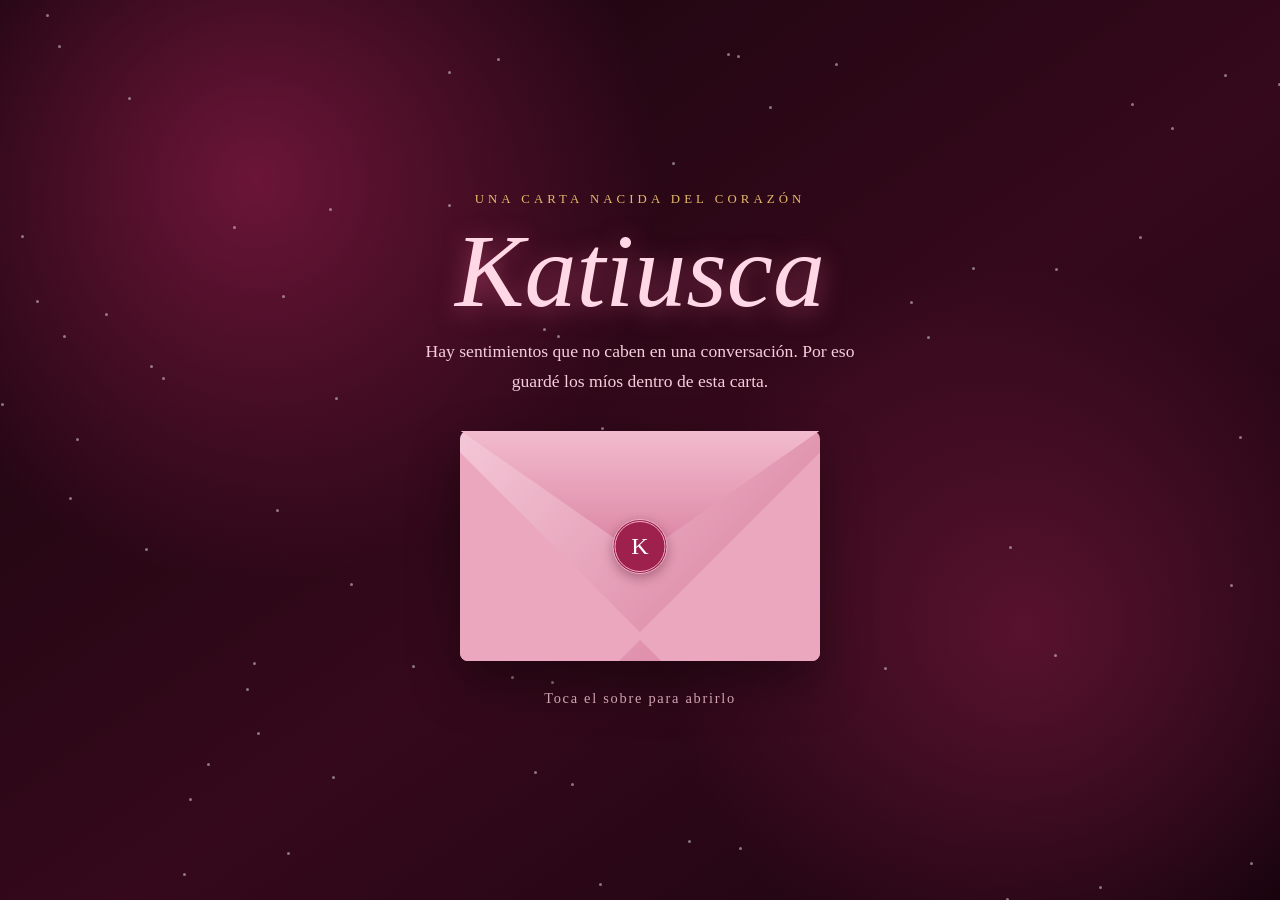
<file: inicio.html>
<!DOCTYPE html>
<html lang="es">
<head>
  <meta charset="UTF-8">
  <meta name="viewport" content="width=device-width, initial-scale=1.0">
  <meta name="theme-color" content="#240713">
  <title>Para Katiusca, con todo mi amor</title>

  <style>
    :root {
      --vino: #4c0d25;
      --rosa: #e85d8e;
      --rosa-claro: #ffd7e5;
      --dorado: #e4b96c;
      --papel: #fff8ef;
      --tinta: #492235;
    }

    * {
      box-sizing: border-box;
    }

    html {
      scroll-behavior: smooth;
    }

    body {
      min-height: 100vh;
      margin: 0;
      overflow-x: hidden;
      color: white;
      font-family: Georgia, "Times New Roman", serif;
      background:
        radial-gradient(circle at 20% 20%, #6b1538 0, transparent 32%),
        radial-gradient(circle at 80% 70%, #58122e 0, transparent 30%),
        linear-gradient(145deg, #16040c, #35091b 55%, #19040e);
    }

    button {
      font: inherit;
    }

    .estrellas,
    .corazones {
      position: fixed;
      inset: 0;
      z-index: -1;
      overflow: hidden;
      pointer-events: none;
    }

    .estrella {
      position: absolute;
      width: 3px;
      height: 3px;
      border-radius: 50%;
      background: white;
      opacity: 0.45;
      animation: brillar 3s ease-in-out infinite alternate;
    }

    .corazon {
      position: absolute;
      bottom: -40px;
      color: rgba(255, 156, 190, 0.35);
      animation: subir linear forwards;
    }

    .inicio {
      min-height: 100vh;
      display: grid;
      place-items: center;
      padding: 30px 20px;
      text-align: center;
    }

    .presentacion {
      width: min(620px, 100%);
    }

    .detalle {
      margin-bottom: 12px;
      color: var(--dorado);
      font-size: 0.8rem;
      letter-spacing: 0.32em;
      text-transform: uppercase;
    }

    h1 {
      margin: 0 0 14px;
      font-size: clamp(3rem, 12vw, 6.5rem);
      font-style: italic;
      font-weight: normal;
      line-height: 1;
      color: var(--rosa-claro);
      text-shadow: 0 4px 24px rgba(232, 93, 142, 0.5);
    }

    .subtitulo {
      margin: 0 auto 34px;
      max-width: 480px;
      color: #f5cedb;
      font-size: 1.1rem;
      line-height: 1.7;
    }

    .sobre {
      position: relative;
      width: min(360px, 88vw);
      height: 230px;
      margin: auto;
      border: 0;
      padding: 0;
      cursor: pointer;
      background: transparent;
      filter: drop-shadow(0 22px 25px rgba(0, 0, 0, 0.38));
      transition: transform 0.3s ease;
    }

    .sobre:hover {
      transform: translateY(-7px) scale(1.02);
    }

    .sobre-cuerpo {
      position: absolute;
      inset: 0;
      overflow: hidden;
      border-radius: 8px;
      background: linear-gradient(135deg, #f4c7d7, #d77a9a);
    }

    .sobre-cuerpo::before,
    .sobre-cuerpo::after {
      content: "";
      position: absolute;
      bottom: -105px;
      width: 260px;
      height: 260px;
      background: #eaa7bd;
      transform: rotate(45deg);
    }

    .sobre-cuerpo::before {
      left: -130px;
    }

    .sobre-cuerpo::after {
      right: -130px;
    }

    .solapa {
      position: absolute;
      z-index: 3;
      top: 0;
      left: 0;
      width: 100%;
      height: 62%;
      clip-path: polygon(0 0, 50% 88%, 100% 0);
      transform-origin: top;
      background: linear-gradient(#f2bbce, #d77a9a);
      transition: transform 0.8s ease;
    }

    .sello {
      position: absolute;
      z-index: 4;
      top: 88px;
      left: 50%;
      display: grid;
      width: 55px;
      height: 55px;
      place-items: center;
      border: 3px double #f1b2c7;
      border-radius: 50%;
      color: white;
      font-size: 1.5rem;
      background: #9e214d;
      transform: translateX(-50%);
      box-shadow: 0 4px 12px rgba(70, 0, 25, 0.35);
      transition: opacity 0.25s ease;
    }

    .sobre.abierto .solapa {
      transform: rotateX(180deg);
    }

    .sobre.abierto .sello {
      opacity: 0;
    }

    .instruccion {
      margin-top: 25px;
      color: #e9b5c7;
      font-size: 0.9rem;
      letter-spacing: 0.12em;
    }

    .carta-seccion {
      display: none;
      min-height: 100vh;
      padding: 70px 18px;
      opacity: 0;
      transform: translateY(35px);
    }

    .carta-seccion.visible {
      display: block;
      animation: aparecer 1s ease forwards;
    }

    .papel {
      position: relative;
      width: min(790px, 100%);
      margin: auto;
      padding: clamp(35px, 8vw, 80px);
      overflow: hidden;
      border: 1px solid rgba(228, 185, 108, 0.55);
      border-radius: 4px;
      color: var(--tinta);
      background:
        linear-gradient(rgba(255, 248, 239, 0.94), rgba(255, 248, 239, 0.97)),
        repeating-linear-gradient(
          0deg,
          transparent,
          transparent 31px,
          rgba(120, 69, 89, 0.08) 32px
        );
      box-shadow: 0 28px 70px rgba(0, 0, 0, 0.45);
    }

    .papel::before {
      content: "♥";
      position: absolute;
      top: -60px;
      right: -30px;
      color: rgba(232, 93, 142, 0.08);
      font-size: 15rem;
      transform: rotate(12deg);
    }

    .fecha {
      position: relative;
      margin: 0 0 38px;
      color: #936078;
      text-align: right;
      font-style: italic;
    }

    .saludo {
      position: relative;
      margin: 0 0 30px;
      color: #8c2149;
      font-size: clamp(2rem, 7vw, 3.7rem);
      font-style: italic;
      font-weight: normal;
    }

    .texto {
      position: relative;
      font-size: clamp(1.05rem, 2.3vw, 1.22rem);
      line-height: 1.95;
    }

    .texto p {
      margin: 0 0 24px;
    }

    .frase {
      margin: 42px 0;
      padding: 25px;
      border-block: 1px solid rgba(158, 33, 77, 0.25);
      color: #8c2149;
      font-size: clamp(1.4rem, 4vw, 2.05rem);
      font-style: italic;
      line-height: 1.5;
      text-align: center;
    }

    .razones {
      margin: 42px 0;
      padding: 28px;
      border-radius: 18px;
      background: rgba(232, 93, 142, 0.08);
    }

    .razones h2 {
      margin-top: 0;
      color: #8c2149;
      font-size: 1.6rem;
      font-weight: normal;
      text-align: center;
    }

    .razones ol {
      margin: 22px 0 0;
      padding-left: 25px;
    }

    .razones li {
      margin-bottom: 14px;
      padding-left: 7px;
      line-height: 1.6;
    }

    .promesa {
      color: #711739;
      font-weight: bold;
    }

    .firma {
      margin-top: 50px;
      color: #8c2149;
      font-size: 1.5rem;
      font-style: italic;
      line-height: 1.7;
      text-align: right;
    }

    .sorpresa-boton {
      display: block;
      margin: 48px auto 16px;
      padding: 15px 26px;
      border: 1px solid #ad3b64;
      border-radius: 999px;
      color: white;
      background: linear-gradient(135deg, #a92858, #e85d8e);
      cursor: pointer;
      box-shadow: 0 9px 20px rgba(158, 33, 77, 0.25);
      transition: 0.25s ease;
    }

    .sorpresa-boton:hover {
      transform: translateY(-3px);
      box-shadow: 0 13px 25px rgba(158, 33, 77, 0.35);
    }

    .mensaje-final {
      max-height: 0;
      margin: 0;
      overflow: hidden;
      color: #9e214d;
      font-size: clamp(1.5rem, 5vw, 2.3rem);
      font-style: italic;
      text-align: center;
      opacity: 0;
      transition: 0.7s ease;
    }

    .mensaje-final.mostrar {
      max-height: 180px;
      margin: 30px 0 5px;
      opacity: 1;
    }

    @keyframes aparecer {
      to {
        opacity: 1;
        transform: translateY(0);
      }
    }

    @keyframes subir {
      to {
        transform: translateY(-115vh) rotate(360deg);
        opacity: 0;
      }
    }

    @keyframes brillar {
      to {
        opacity: 1;
        transform: scale(1.8);
      }
    }

    @media (max-width: 520px) {
      .papel {
        padding: 38px 25px;
      }

      .razones {
        padding: 22px 18px;
      }

      .texto {
        line-height: 1.78;
      }
    }

    @media (prefers-reduced-motion: reduce) {
      *,
      *::before,
      *::after {
        scroll-behavior: auto !important;
        animation-duration: 0.01ms !important;
        transition-duration: 0.01ms !important;
      }

      .corazones,
      .estrellas {
        display: none;
      }
    }
  </style>
</head>

<body>
  <div class="estrellas" id="estrellas" aria-hidden="true"></div>
  <div class="corazones" id="corazones" aria-hidden="true"></div>

  <main>
    <section class="inicio" id="inicio">
      <div class="presentacion">
        <p class="detalle">Una carta nacida del corazón</p>
        <h1>Katiusca</h1>

        <p class="subtitulo">
          Hay sentimientos que no caben en una conversación.
          Por eso guardé los míos dentro de esta carta.
        </p>

        <button
          class="sobre"
          id="sobre"
          type="button"
          aria-label="Abrir carta para Katiusca"
          aria-expanded="false"
        >
          <span class="sobre-cuerpo"></span>
          <span class="solapa"></span>
          <span class="sello">K</span>
        </button>

        <p class="instruccion">Toca el sobre para abrirlo</p>
      </div>
    </section>

    <section class="carta-seccion" id="carta" aria-label="Carta para Katiusca">
      <article class="papel">
        <p class="fecha">Para el amor de mi vida</p>
        <h2 class="saludo">Mi querida Katiusca:</h2>

        <div class="texto">
          <p>
            Quizá las palabras nunca alcancen para explicarte todo lo que
            siento, pero hoy quiero intentarlo. Desde que llegaste, mi vida
            tiene una luz distinta. Los días comunes se sienten especiales
            porque existes tú, porque puedo pensar en tu sonrisa y recordar
            la suerte que tengo de amarte.
          </p>

          <p>
            Eres lo mejor que me ha pasado. Amo tu manera de ser, los detalles
            que te hacen única y esa forma tuya de transformar mis momentos
            difíciles. Amo escucharte, compartir mis sueños contigo y descubrir
            que incluso el silencio puede sentirse bonito cuando estás cerca.
          </p>

          <p class="frase">
            Katiusca, no puedo vivir sin ti, porque contigo descubrí una forma
            de vivir más bonita, más sincera y llena de amor.
          </p>

          <p>
            No quiero amarte solamente con palabras. Quiero demostrártelo
            escuchándote, respetándote, cuidando tu corazón y estando a tu lado
            cuando el camino sea sencillo y también cuando se vuelva difícil.
            Quiero celebrar tus alegrías, sostener tu mano en tus dudas y
            recordarte siempre el valor inmenso que tienes.
          </p>

          <section class="razones">
            <h2>Diez razones por las que te amo</h2>

            <ol>
              <li>Porque tu sonrisa puede cambiar por completo uno de mis días.</li>
              <li>Porque contigo puedo ser yo mismo.</li>
              <li>Porque tu forma de querer hace que me sienta afortunado.</li>
              <li>Porque hasta los momentos sencillos se vuelven recuerdos hermosos.</li>
              <li>Porque admiro tu fuerza y la persona que eres.</li>
              <li>Porque me haces querer crecer y ser mejor cada día.</li>
              <li>Porque tu voz se ha convertido en uno de mis lugares favoritos.</li>
              <li>Porque confío en ti y quiero cuidar la confianza que me das.</li>
              <li>Porque eres mi alegría, mi compañera y mi amor.</li>
              <li>Porque eres Katiusca, y no existe nadie como tú.</li>
            </ol>
          </section>

          <p>
            Si alguna vez dudas de lo que significas para mí, vuelve a esta
            carta. Recuerda que hay un corazón que te elige, que agradece cada
            instante contigo y que encuentra en tus ojos un hogar.
          </p>

          <p>
            <span class="promesa">Mi promesa es sencilla:</span>
            amarte con sinceridad, cuidarte sin limitarte, acompañarte sin
            soltarte y construir contigo una historia que nos haga felices a
            los dos.
          </p>

          <p>
            Te amo por quien eres, por todo lo que hemos vivido y por cada
            página que todavía nos falta escribir. Si pudiera volver a elegir,
            volvería a encontrarte. Volvería a conocerte. Y volvería a elegirte
            a ti, Katiusca, una y mil veces.
          </p>
        </div>

        <p class="firma">
          Con todo mi amor,<br>
          Anthony JEsus Valero Tu anso  ♥
        </p>

        <button class="sorpresa-boton" id="sorpresa" type="button">
          Toca para descubrir cuánto te amo
        </button>

        <p class="mensaje-final" id="mensajeFinal">
          Te amo más de lo que estas palabras pueden contar.<br>
          Hoy, mañana y todos los días. ♥
        </p>
      </article>
    </section>
  </main>

  <script>
    const sobre = document.getElementById("sobre");
    const carta = document.getElementById("carta");
    const sorpresa = document.getElementById("sorpresa");
    const mensajeFinal = document.getElementById("mensajeFinal");
    const reduceMotion = window.matchMedia(
      "(prefers-reduced-motion: reduce)"
    ).matches;

    function crearEstrellas() {
      const contenedor = document.getElementById("estrellas");

      for (let i = 0; i < 70; i++) {
        const estrella = document.createElement("span");
        estrella.className = "estrella";
        estrella.style.left = Math.random() * 100 + "%";
        estrella.style.top = Math.random() * 100 + "%";
        estrella.style.animationDelay = Math.random() * 3 + "s";
        contenedor.appendChild(estrella);
      }
    }

    function crearCorazon(cantidad = 1) {
      if (reduceMotion) return;

      const contenedor = document.getElementById("corazones");

      for (let i = 0; i < cantidad; i++) {
        const corazon = document.createElement("span");
        corazon.className = "corazon";
        corazon.textContent = "♥";
        corazon.style.left = Math.random() * 100 + "%";
        corazon.style.fontSize = 12 + Math.random() * 25 + "px";
        corazon.style.animationDuration = 5 + Math.random() * 6 + "s";
        corazon.style.animationDelay = Math.random() * 2 + "s";
        contenedor.appendChild(corazon);

        setTimeout(() => corazon.remove(), 13000);
      }
    }

    sobre.addEventListener("click", () => {
      sobre.classList.add("abierto");
      sobre.setAttribute("aria-expanded", "true");

      setTimeout(() => {
        carta.classList.add("visible");
        carta.scrollIntoView({ behavior: reduceMotion ? "auto" : "smooth" });
        crearCorazon(18);
      }, reduceMotion ? 0 : 700);
    });

    sorpresa.addEventListener("click", () => {
      mensajeFinal.classList.toggle("mostrar");
      crearCorazon(35);

      sorpresa.textContent = mensajeFinal.classList.contains("mostrar")
        ? "Y cada día te amo más ♥"
        : "Toca para descubrir cuánto te amo";
    });

    crearEstrellas();

    if (!reduceMotion) {
      setInterval(() => crearCorazon(1), 1300);
    }
  </script>
</body>
</html>
</file>
